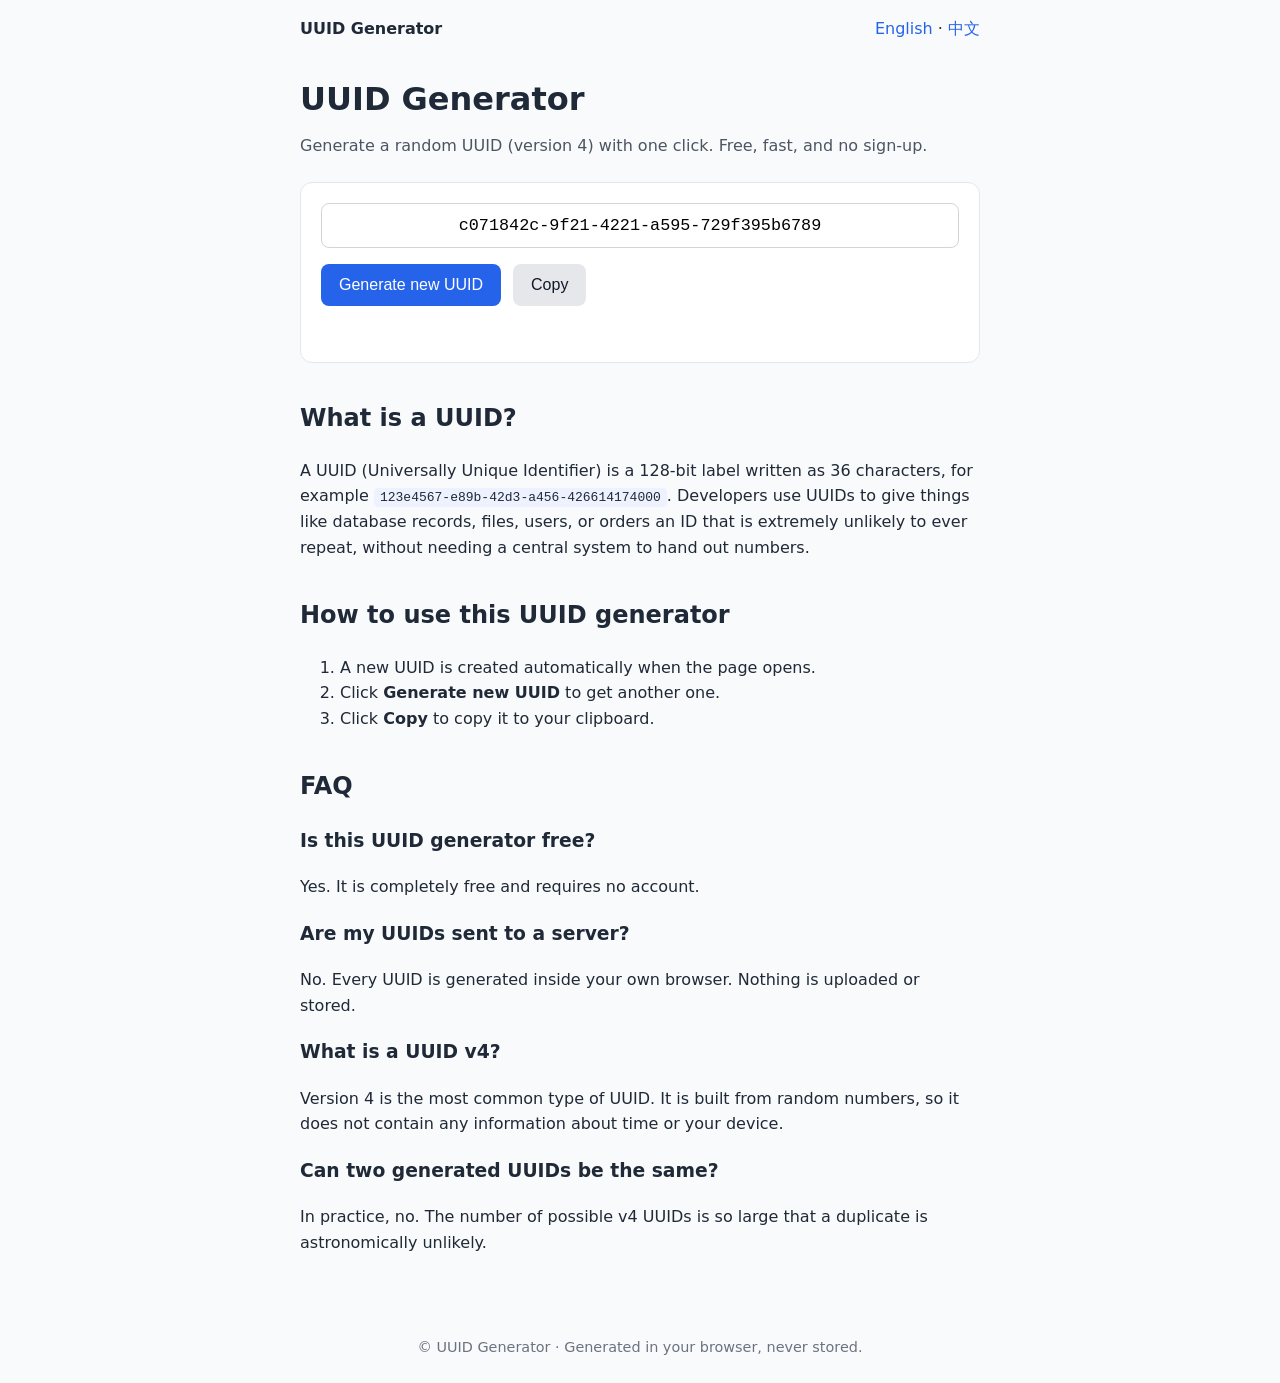
<file: index.html>
<!DOCTYPE html>
<html lang="en">
<head>
  <meta charset="UTF-8">
  <meta name="viewport" content="width=device-width, initial-scale=1">
  <title>UUID Generator – Generate Random UUID v4 Online</title>
  <meta name="description" content="Free online UUID generator. Create a random UUID (v4) with one click and copy it instantly. No sign-up, runs in your browser.">
  <meta name="google-site-verification" content="G2ADn8NH1tue13Savks0w9VaD9A5ASfXGvraZD0v5E0" />
  <link rel="canonical" href="https://uuid-generator-blond.vercel.app/">
  <link rel="alternate" hreflang="en" href="https://uuid-generator-blond.vercel.app/">
  <link rel="alternate" hreflang="zh-CN" href="https://uuid-generator-blond.vercel.app/zh/">
  <link rel="alternate" hreflang="x-default" href="https://uuid-generator-blond.vercel.app/">
  <link rel="icon" href="/favicon.svg" type="image/svg+xml">
  <link rel="stylesheet" href="style.css">
</head>
<body>
  <header class="top">
    <span class="logo">UUID Generator</span>
    <nav><a href="/">English</a> · <a href="/zh/" hreflang="zh-CN">中文</a></nav>
  </header>

  <main>
    <h1>UUID Generator</h1>
    <p class="lead">Generate a random UUID (version 4) with one click. Free, fast, and no sign-up.</p>

    <div class="tool">
      <input id="uuid-output" type="text" readonly aria-label="Generated UUID">
      <div class="buttons">
        <button id="btn-generate" type="button">Generate new UUID</button>
        <button id="btn-copy" type="button" class="secondary">Copy</button>
      </div>
      <p id="status" role="status"></p>
    </div>

    <section>
      <h2>What is a UUID?</h2>
      <p>A UUID (Universally Unique Identifier) is a 128-bit label written as 36 characters, for example <code>123e4567-e89b-42d3-a456-426614174000</code>. Developers use UUIDs to give things like database records, files, users, or orders an ID that is extremely unlikely to ever repeat, without needing a central system to hand out numbers.</p>
    </section>

    <section>
      <h2>How to use this UUID generator</h2>
      <ol>
        <li>A new UUID is created automatically when the page opens.</li>
        <li>Click <strong>Generate new UUID</strong> to get another one.</li>
        <li>Click <strong>Copy</strong> to copy it to your clipboard.</li>
      </ol>
    </section>

    <section>
      <h2>FAQ</h2>
      <h3>Is this UUID generator free?</h3>
      <p>Yes. It is completely free and requires no account.</p>
      <h3>Are my UUIDs sent to a server?</h3>
      <p>No. Every UUID is generated inside your own browser. Nothing is uploaded or stored.</p>
      <h3>What is a UUID v4?</h3>
      <p>Version 4 is the most common type of UUID. It is built from random numbers, so it does not contain any information about time or your device.</p>
      <h3>Can two generated UUIDs be the same?</h3>
      <p>In practice, no. The number of possible v4 UUIDs is so large that a duplicate is astronomically unlikely.</p>
    </section>
  </main>

  <footer>© UUID Generator · Generated in your browser, never stored.</footer>
  <script src="script.js"></script>
</body>
</html>
</file>
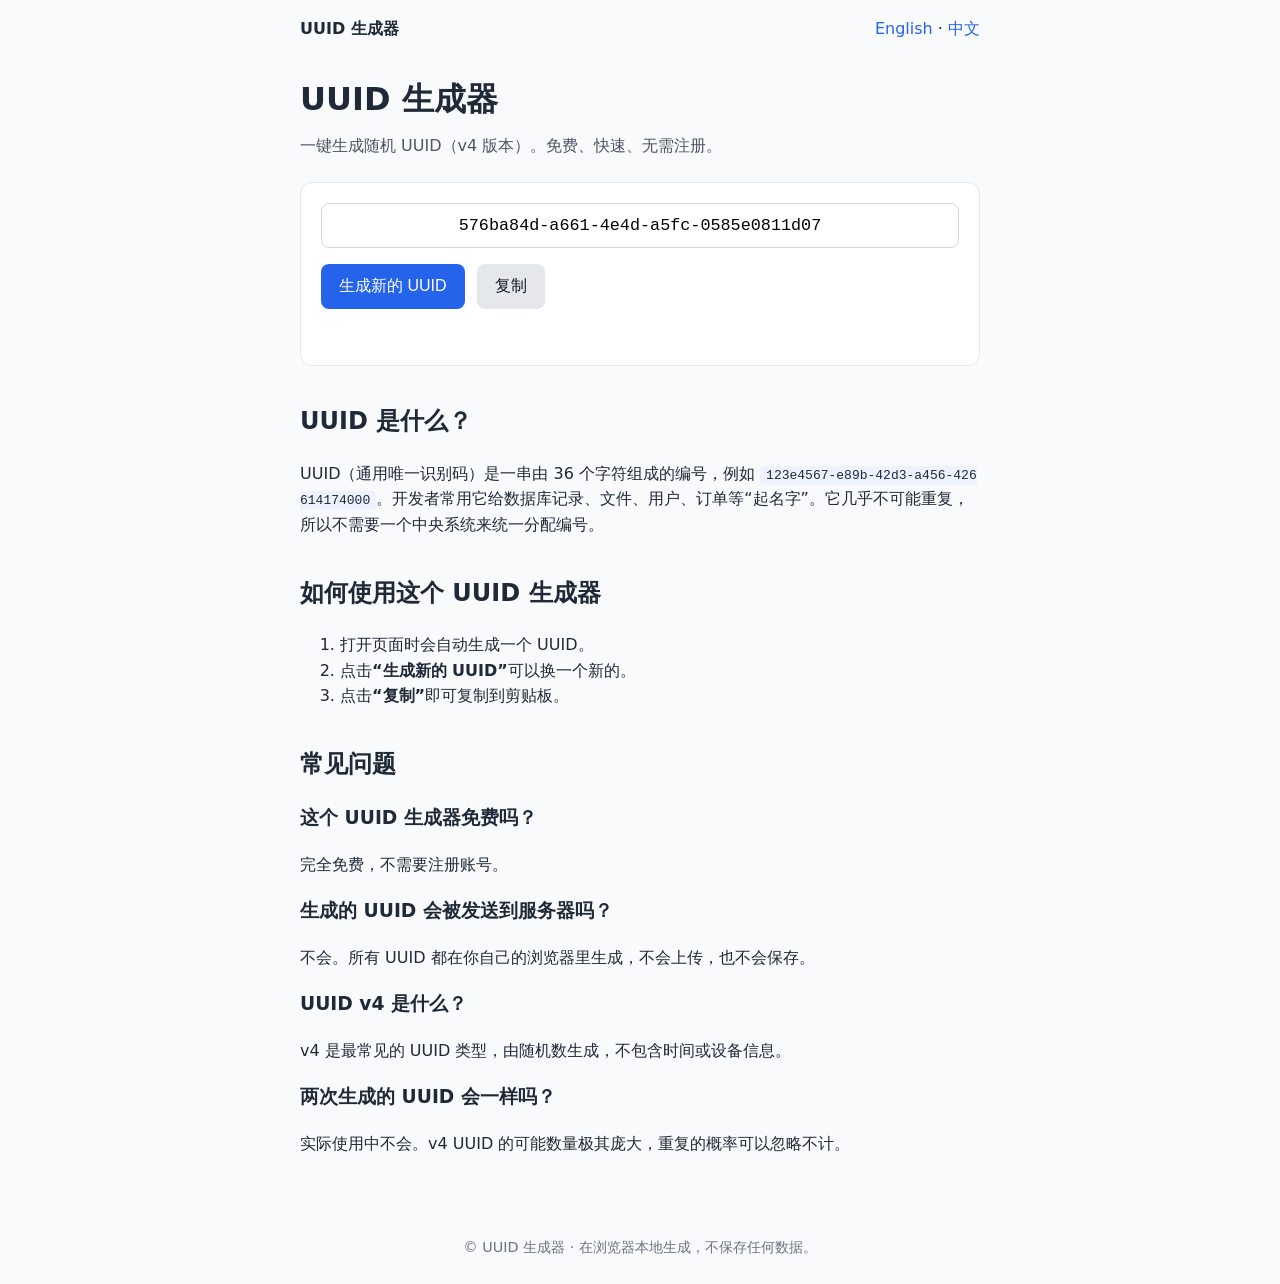
<file: zh/index.html>
<!DOCTYPE html>
<html lang="zh-CN">
<head>
  <meta charset="UTF-8">
  <meta name="viewport" content="width=device-width, initial-scale=1">
  <title>UUID 生成器 – 在线生成随机 UUID（v4）免费工具</title>
  <meta name="description" content="免费在线 UUID 生成器，一键生成随机 UUID（v4）并快速复制。无需注册，在浏览器本地生成。">
  <link rel="canonical" href="https://uuid-generator-blond.vercel.app/zh/">
  <link rel="alternate" hreflang="en" href="https://uuid-generator-blond.vercel.app/">
  <link rel="alternate" hreflang="zh-CN" href="https://uuid-generator-blond.vercel.app/zh/">
  <link rel="alternate" hreflang="x-default" href="https://uuid-generator-blond.vercel.app/">
  <link rel="icon" href="/favicon.svg" type="image/svg+xml">
  <link rel="stylesheet" href="../style.css">
</head>
<body>
  <header class="top">
    <span class="logo">UUID 生成器</span>
    <nav><a href="/">English</a> · <a href="/zh/" hreflang="zh-CN">中文</a></nav>
  </header>

  <main>
    <h1>UUID 生成器</h1>
    <p class="lead">一键生成随机 UUID（v4 版本）。免费、快速、无需注册。</p>

    <div class="tool">
      <input id="uuid-output" type="text" readonly aria-label="生成的 UUID">
      <div class="buttons">
        <button id="btn-generate" type="button">生成新的 UUID</button>
        <button id="btn-copy" type="button" class="secondary">复制</button>
      </div>
      <p id="status" role="status"></p>
    </div>

    <section>
      <h2>UUID 是什么？</h2>
      <p>UUID（通用唯一识别码）是一串由 36 个字符组成的编号，例如 <code>123e4567-e89b-42d3-a456-426614174000</code>。开发者常用它给数据库记录、文件、用户、订单等“起名字”。它几乎不可能重复，所以不需要一个中央系统来统一分配编号。</p>
    </section>

    <section>
      <h2>如何使用这个 UUID 生成器</h2>
      <ol>
        <li>打开页面时会自动生成一个 UUID。</li>
        <li>点击<strong>“生成新的 UUID”</strong>可以换一个新的。</li>
        <li>点击<strong>“复制”</strong>即可复制到剪贴板。</li>
      </ol>
    </section>

    <section>
      <h2>常见问题</h2>
      <h3>这个 UUID 生成器免费吗？</h3>
      <p>完全免费，不需要注册账号。</p>
      <h3>生成的 UUID 会被发送到服务器吗？</h3>
      <p>不会。所有 UUID 都在你自己的浏览器里生成，不会上传，也不会保存。</p>
      <h3>UUID v4 是什么？</h3>
      <p>v4 是最常见的 UUID 类型，由随机数生成，不包含时间或设备信息。</p>
      <h3>两次生成的 UUID 会一样吗？</h3>
      <p>实际使用中不会。v4 UUID 的可能数量极其庞大，重复的概率可以忽略不计。</p>
    </section>
  </main>

  <footer>© UUID 生成器 · 在浏览器本地生成，不保存任何数据。</footer>
  <script src="../script.js"></script>
</body>
</html>
</file>
<file: style.css>
* { box-sizing: border-box; }

body {
  margin: 0;
  font-family: system-ui, -apple-system, "Segoe UI", "PingFang SC", "Microsoft YaHei", sans-serif;
  line-height: 1.6;
  color: #1f2937;
  background: #f9fafb;
}

.top {
  display: flex;
  justify-content: space-between;
  align-items: center;
  max-width: 720px;
  margin: 0 auto;
  padding: 16px 20px;
}
.logo { font-weight: 700; }
.top a { color: #2563eb; text-decoration: none; }
.top a:hover { text-decoration: underline; }

main { max-width: 720px; margin: 0 auto; padding: 0 20px 40px; }
h1 { font-size: 2rem; margin: 16px 0 8px; }
.lead { color: #4b5563; margin-top: 0; }
h2 { margin-top: 36px; }
code { background: #eef2ff; padding: 2px 6px; border-radius: 4px; word-break: break-all; }

.tool {
  background: #fff;
  border: 1px solid #e5e7eb;
  border-radius: 12px;
  padding: 20px;
  margin: 24px 0;
}

#uuid-output {
  width: 100%;
  padding: 12px;
  font-family: ui-monospace, Menlo, Consolas, monospace;
  font-size: clamp(0.78rem, 3.5vw, 1.05rem);
  text-align: center;
  border: 1px solid #d1d5db;
  border-radius: 8px;
}

.buttons { display: flex; gap: 12px; margin-top: 16px; flex-wrap: wrap; }

button {
  padding: 12px 18px;
  font-size: 1rem;
  border: 0;
  border-radius: 8px;
  background: #2563eb;
  color: #fff;
  cursor: pointer;
}
button:hover { background: #1d4ed8; }
button.secondary { background: #e5e7eb; color: #111827; }
button.secondary:hover { background: #d1d5db; }

#status { min-height: 1.5em; margin: 12px 0 0; color: #047857; }

footer { text-align: center; color: #6b7280; padding: 24px 20px; font-size: 0.9rem; }
</file>
